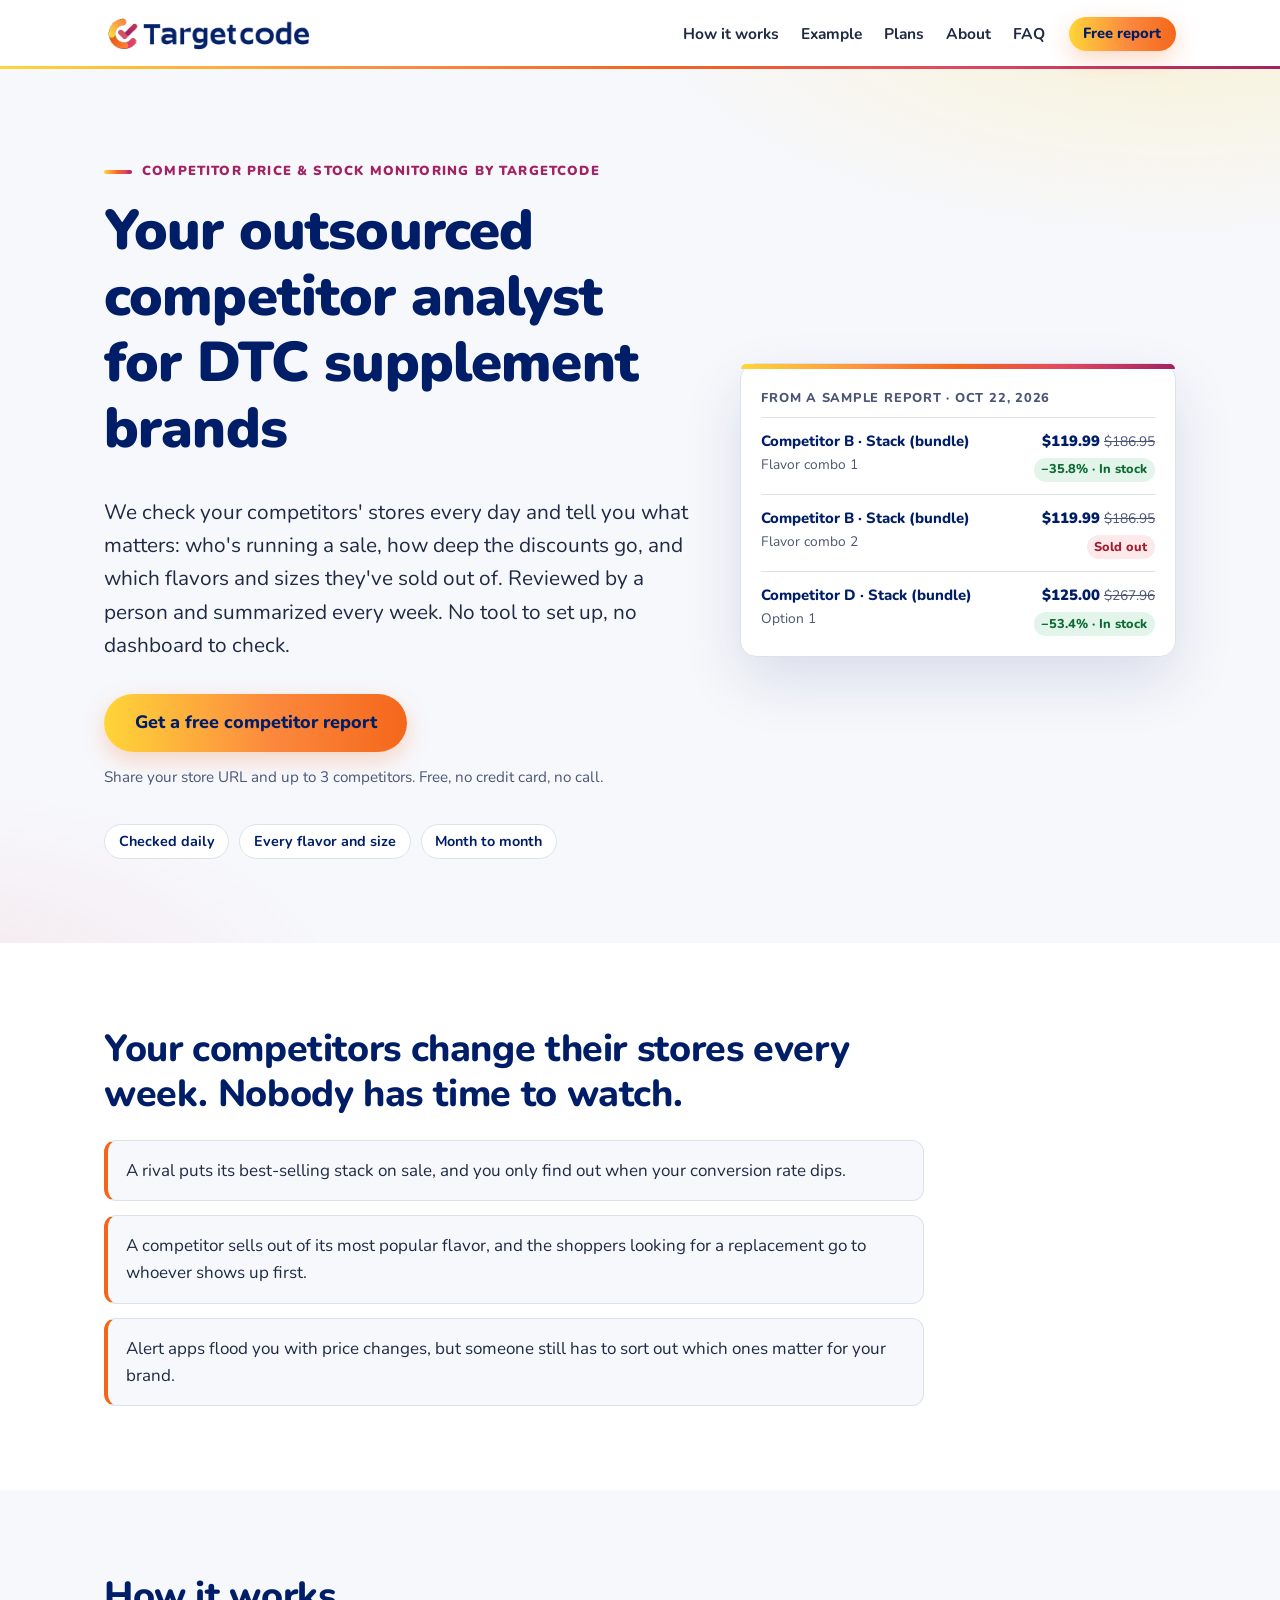
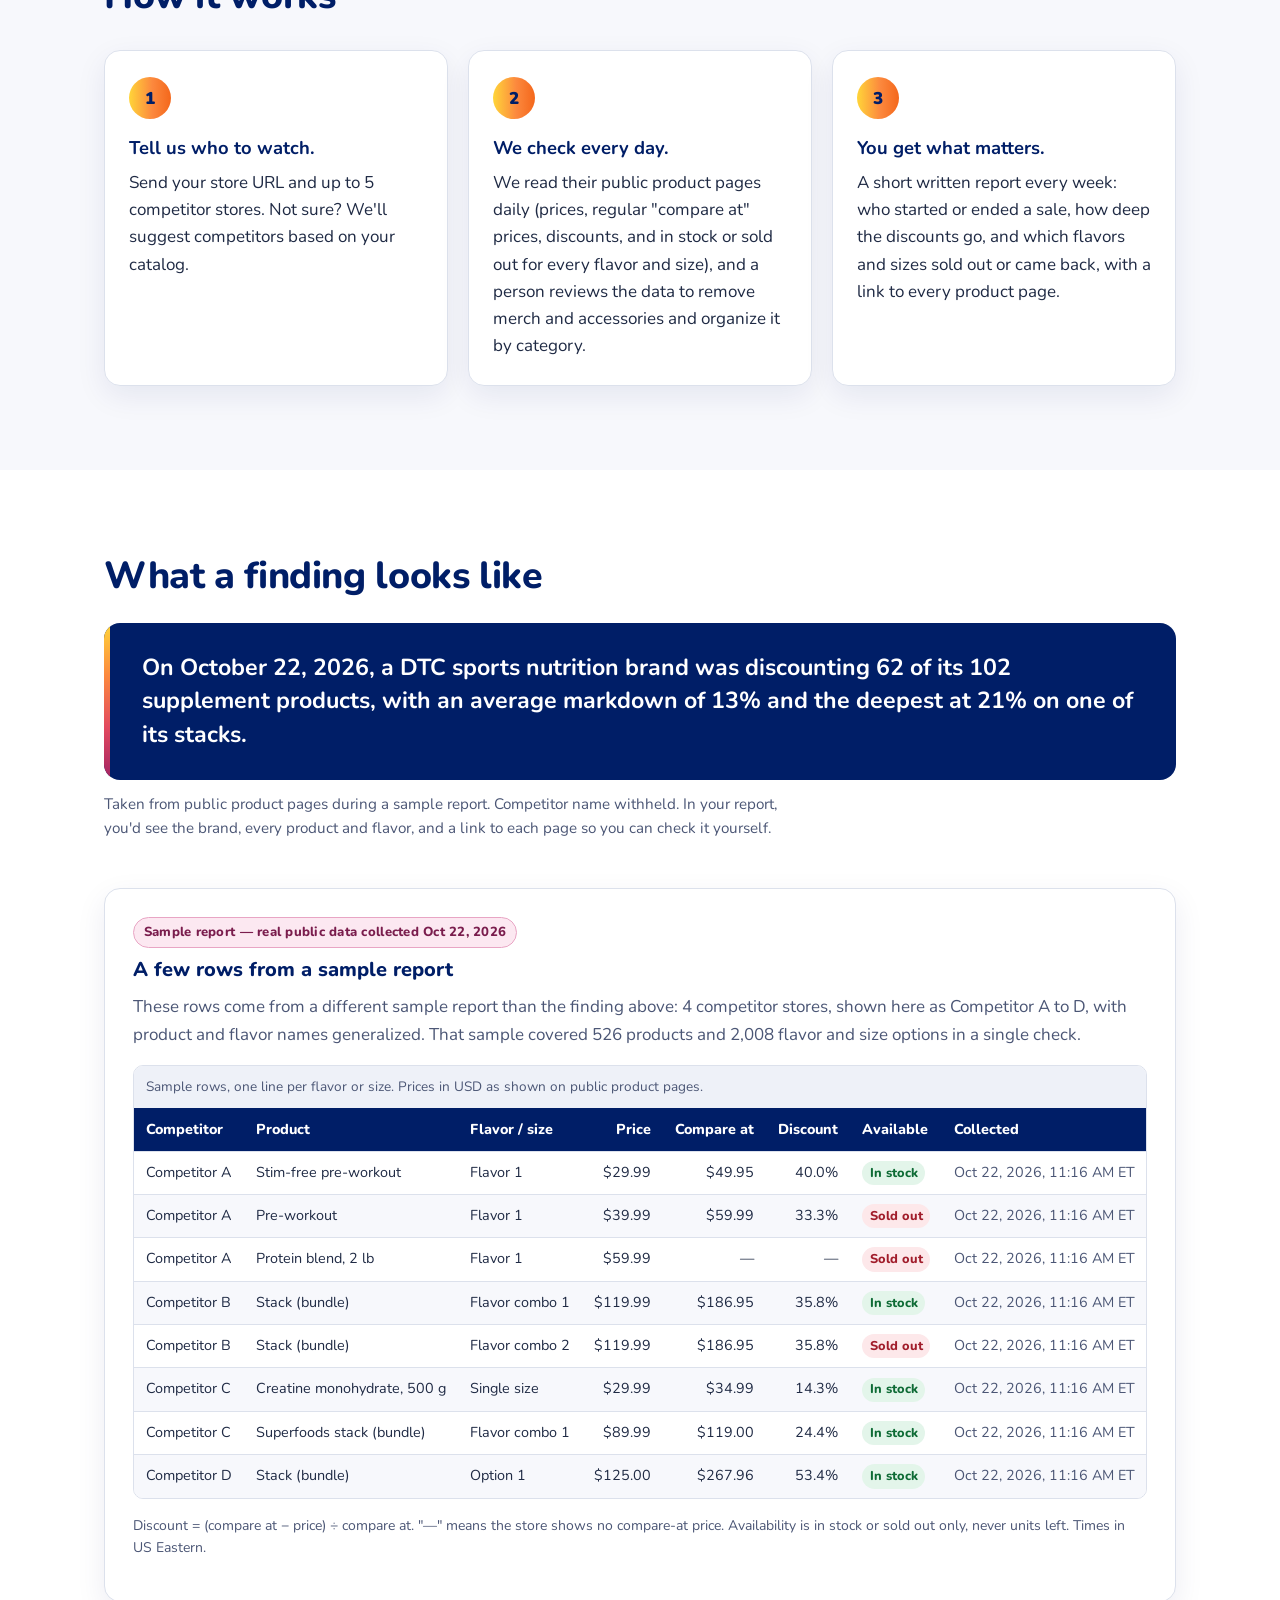
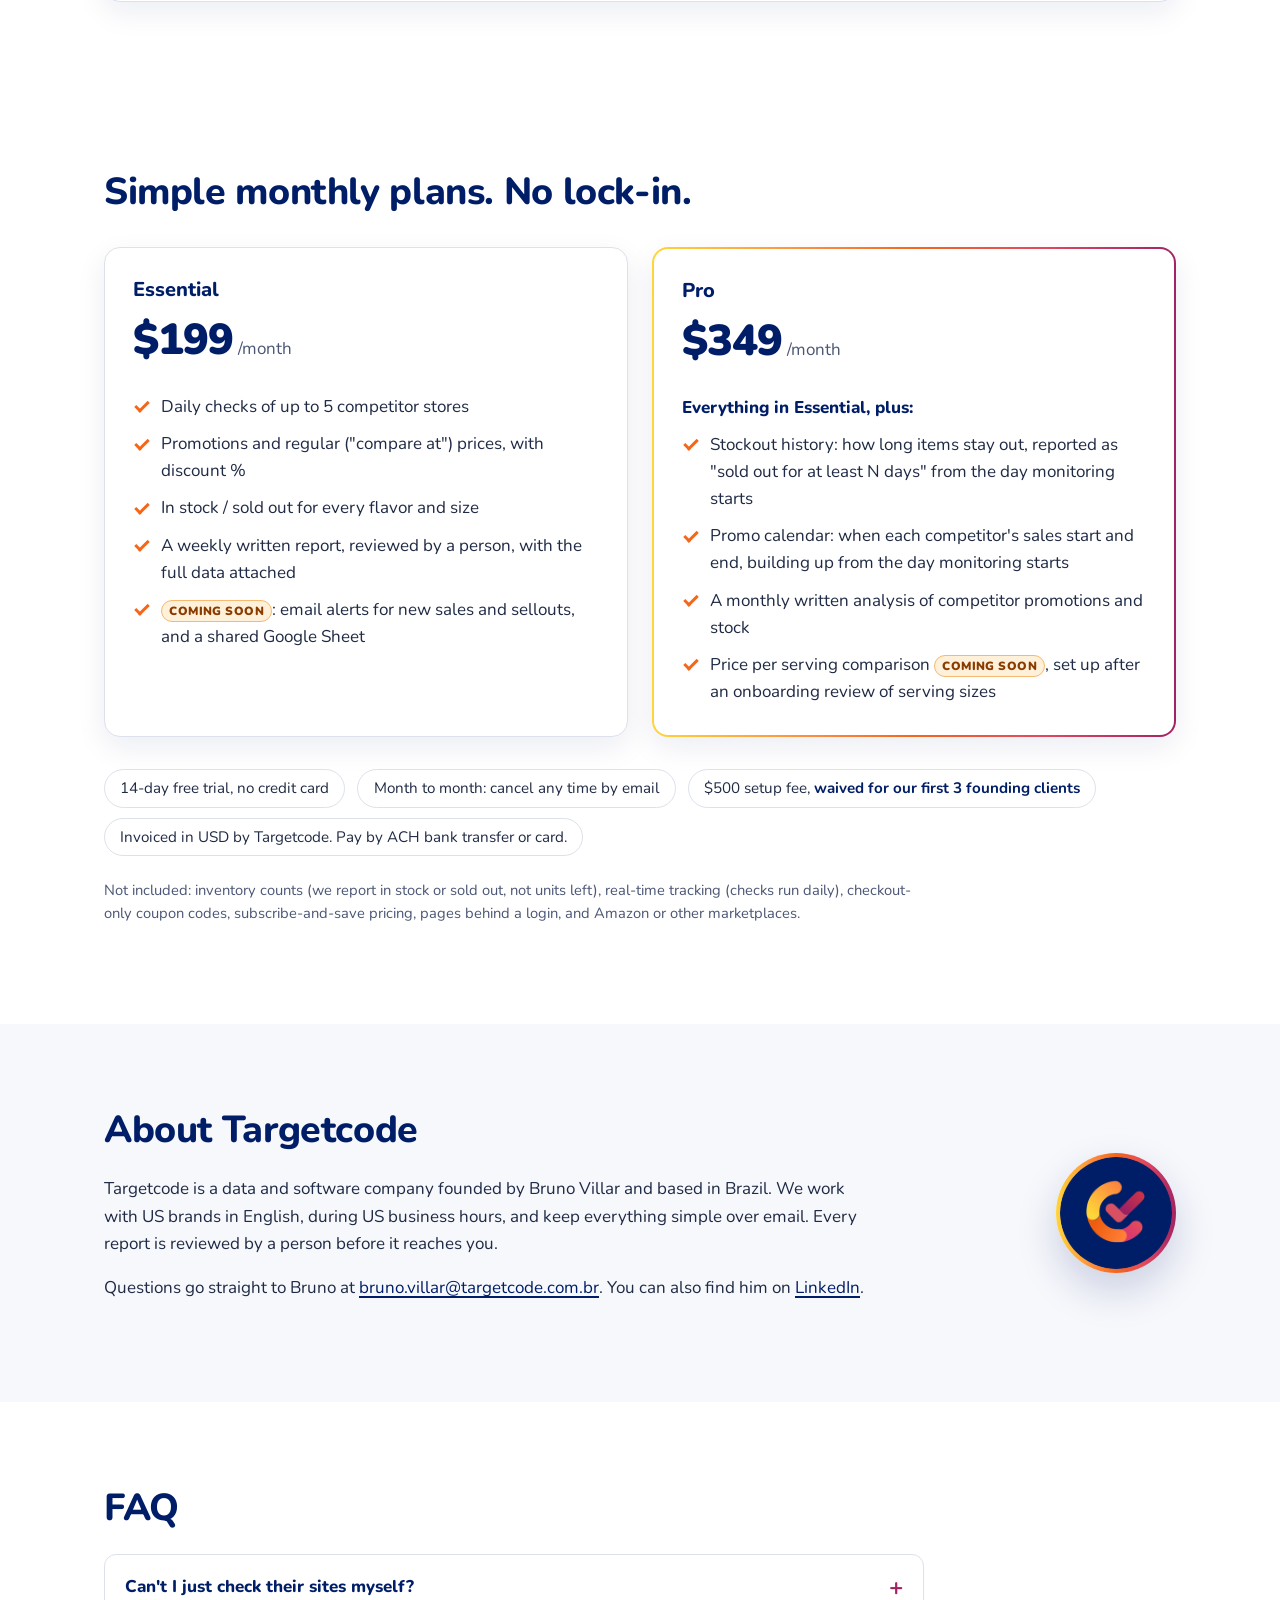
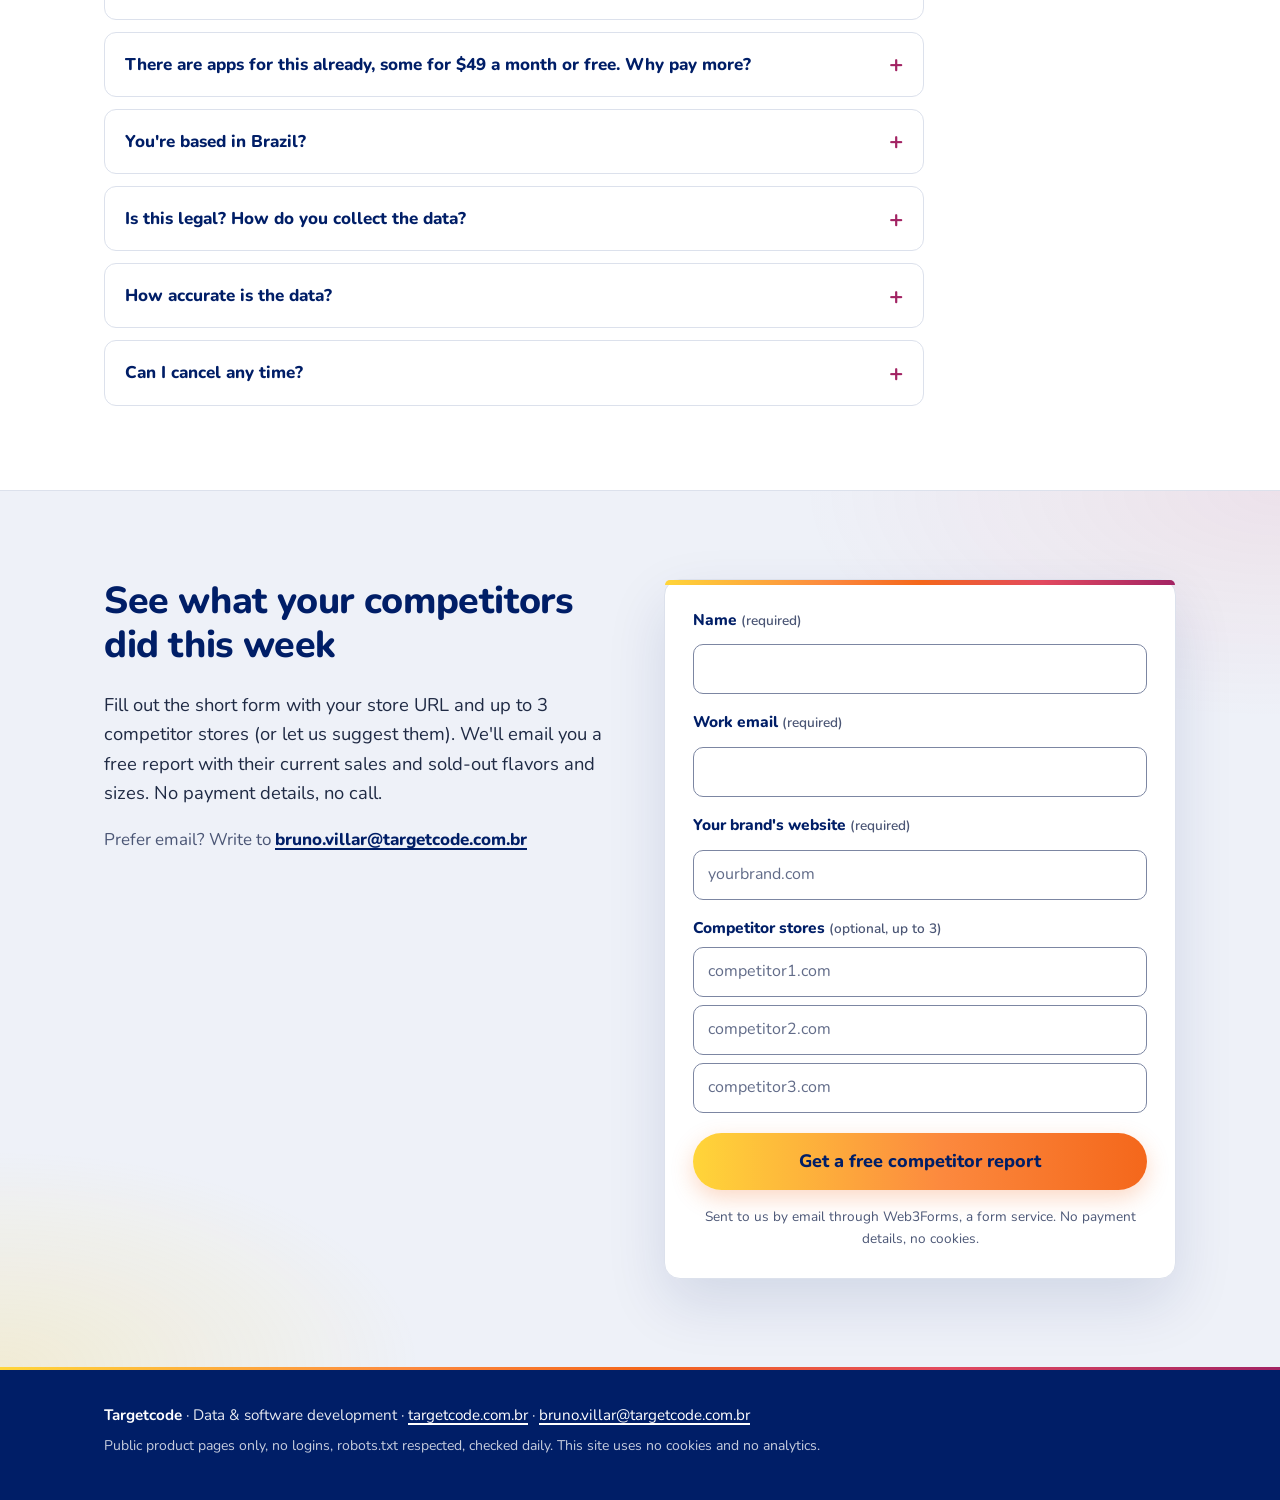
<file: index.html>
<!DOCTYPE html>
<html lang="en">
<head>
<meta charset="utf-8">
<meta name="viewport" content="width=device-width, initial-scale=1">
<!-- =====================================================================
  TEXTOS: toda a copy está neste arquivo, em blocos marcados "COPY: <chave>"
  (as chaves são as de vendas/08-landing-copy.md). Para trocar um texto,
  procure a chave e edite o conteúdo. Placeholders pendentes: procure colchetes duplos.
  E-MAIL DE CONTATO: bruno.villar@targetcode.com.br (fallback mailto do formulário e rodapé).
  FORMULÁRIO: Web3Forms; a chave fica em UM lugar: input name="access_key" (ver README, seção Formulário).
  URL pública (canonical/og): https://bruno-targetcode.github.io/targetcode-monitor-site/ — trocar se o domínio mudar.
====================================================================== -->
<!-- COPY: seo_title / seo_description -->
<title>Competitor Tracking for Supplement Brands | Targetcode</title>
<meta name="description" content="Your outsourced competitor analyst. We check rival supplement stores daily for sales and sold-out flavors, then send you a reviewed weekly summary.">
<link rel="canonical" href="https://bruno-targetcode.github.io/targetcode-monitor-site/">
<meta name="robots" content="index, follow">
<meta name="theme-color" content="#ffffff">
<meta property="og:type" content="website">
<meta property="og:site_name" content="Targetcode">
<meta property="og:title" content="Competitor Tracking for Supplement Brands | Targetcode">
<meta property="og:description" content="Your outsourced competitor analyst. We check rival supplement stores daily for sales and sold-out flavors, then send you a reviewed weekly summary.">
<meta property="og:url" content="https://bruno-targetcode.github.io/targetcode-monitor-site/">
<meta property="og:image" content="https://bruno-targetcode.github.io/targetcode-monitor-site/assets/og-image.png">
<meta property="og:image:width" content="1200">
<meta property="og:image:height" content="630">
<meta property="og:image:alt" content="Competitor Price &amp; Stock Monitoring by Targetcode">
<meta property="og:locale" content="en_US">
<meta name="twitter:card" content="summary_large_image">
<link rel="icon" href="assets/favicon-32.png" type="image/png" sizes="32x32">
<link rel="apple-touch-icon" href="assets/apple-touch-icon.png">
<link rel="preload" href="assets/fonts/nunito-latin-var.woff2" as="font" type="font/woff2" crossorigin>
<link rel="stylesheet" href="styles.css">
<script src="assets/form.js" defer></script>
</head>
<body>
<a class="skip-link" href="#main">Skip to content</a>

<header class="site-header">
  <div class="container header-inner">
    <a class="brand" href="#top">
      <img src="assets/targetcode-wordmark-light.png" alt="Targetcode" width="210" height="40">
    </a>
    <nav aria-label="Main">
      <ul class="nav-list">
        <li><a href="#how-it-works">How it works</a></li>
        <li><a href="#example">Example</a></li>
        <li><a href="#plans">Plans</a></li>
        <li><a href="#about">About</a></li>
        <li><a href="#faq">FAQ</a></li>
      </ul>
    </nav>
    <a class="btn btn-small" href="#get-report">Free report</a>
  </div>
</header>

<main id="main">

  <!-- ============ 1. HERO ============ -->
  <section class="hero" id="top" aria-labelledby="hero-title">
    <div class="container hero-inner">
      <div class="hero-copy">
      <p class="eyebrow">Competitor Price &amp; Stock Monitoring by Targetcode</p>
      <!-- COPY: hero_headline -->
      <h1 id="hero-title">Your outsourced competitor analyst for DTC supplement brands</h1>
      <!-- COPY: hero_subheadline -->
      <p class="lead">We check your competitors' stores every day and tell you what matters: who's running a sale, how deep the discounts go, and which flavors and sizes they've sold out of. Reviewed by a person and summarized every week. No tool to set up, no dashboard to check.</p>
      <div class="hero-cta">
        <!-- COPY: hero_cta (leva ao formulário em #get-report) -->
        <a class="btn btn-primary btn-large" href="#get-report">Get a free competitor report</a>
        <!-- COPY: hero_cta_note -->
        <p class="cta-note">Share your store URL and up to 3 competitors. Free, no credit card, no call.</p>
      </div>
      <ul class="hero-facts">
        <li>Checked daily</li>
        <li>Every flavor and size</li>
        <li>Month to month</li>
      </ul>
      </div>
      <!-- Cartão do hero: 2 linhas reais da tabela de exemplo (Competitor B, coleta 22/10/2026). -->
      <figure class="hero-card">
        <figcaption>From a sample report · Oct 22, 2026</figcaption>
        <div class="hc-row">
          <div><span class="hc-label">Competitor B · Stack (bundle)</span><span class="hc-sub">Flavor combo 1</span></div>
          <div class="hc-right"><span class="hc-price">$119.99</span> <s>$186.95</s><span class="stock in">−35.8% · In stock</span></div>
        </div>
        <div class="hc-row">
          <div><span class="hc-label">Competitor B · Stack (bundle)</span><span class="hc-sub">Flavor combo 2</span></div>
          <div class="hc-right"><span class="hc-price">$119.99</span> <s>$186.95</s><span class="stock out">Sold out</span></div>
        </div>
        <div class="hc-row">
          <div><span class="hc-label">Competitor D · Stack (bundle)</span><span class="hc-sub">Option 1</span></div>
          <div class="hc-right"><span class="hc-price">$125.00</span> <s>$267.96</s><span class="stock in">−53.4% · In stock</span></div>
        </div>
      </figure>
    </div>
  </section>

  <!-- ============ 2. PROBLEM ============ -->
  <section class="section" id="problem" aria-labelledby="problem-title">
    <div class="container narrow">
      <!-- COPY: problem_title -->
      <h2 id="problem-title">Your competitors change their stores every week. Nobody has time to watch.</h2>
      <!-- COPY: problem_bullets -->
      <ul class="problem-list">
        <li>A rival puts its best-selling stack on sale, and you only find out when your conversion rate dips.</li>
        <li>A competitor sells out of its most popular flavor, and the shoppers looking for a replacement go to whoever shows up first.</li>
        <li>Alert apps flood you with price changes, but someone still has to sort out which ones matter for your brand.</li>
      </ul>
    </div>
  </section>

  <!-- ============ 3. HOW IT WORKS ============ -->
  <section class="section section-alt" id="how-it-works" aria-labelledby="how-title">
    <div class="container">
      <!-- COPY: how_title -->
      <h2 id="how-title">How it works</h2>
      <ol class="steps">
        <!-- COPY: how_step_1 -->
        <li class="step">
          <span class="step-num" aria-hidden="true">1</span>
          <p><strong>Tell us who to watch.</strong> Send your store URL and up to 5 competitor stores. Not sure? We'll suggest competitors based on your catalog.</p>
        </li>
        <!-- COPY: how_step_2 -->
        <li class="step">
          <span class="step-num" aria-hidden="true">2</span>
          <p><strong>We check every day.</strong> We read their public product pages daily (prices, regular "compare at" prices, discounts, and in stock or sold out for every flavor and size), and a person reviews the data to remove merch and accessories and organize it by category.</p>
        </li>
        <!-- COPY: how_step_3 -->
        <li class="step">
          <span class="step-num" aria-hidden="true">3</span>
          <p><strong>You get what matters.</strong> A short written report every week: who started or ended a sale, how deep the discounts go, and which flavors and sizes sold out or came back, with a link to every product page.</p>
        </li>
      </ol>
    </div>
  </section>

  <!-- ============ 4. EXAMPLE ============ -->
  <section class="section" id="example" aria-labelledby="example-title">
    <div class="container">
      <!-- COPY: example_title -->
      <h2 id="example-title">What a finding looks like</h2>
      <!-- COPY: example_body (achado real, coleta 22/10/2026, concorrente anonimizado) -->
      <figure class="finding">
        <blockquote>
          <p>On October 22, 2026, a DTC sports nutrition brand was discounting 62 of its 102 supplement products, with an average markdown of 13% and the deepest at 21% on one of its stacks.</p>
        </blockquote>
        <figcaption>Taken from public product pages during a sample report. Competitor name withheld. In your report, you'd see the brand, every product and flavor, and a link to each page so you can check it yourself.</figcaption>
      </figure>

      <!-- Tabela: linhas reais de OUTRO relatório de amostra (coleta 22/10/2026), concorrentes anonimizados A–D.
           Exclusões e origem dos dados: ver README. Não inventar números. -->
      <div class="sample">
        <div class="sample-head">
          <p class="badge">Sample report — real public data collected Oct 22, 2026</p>
          <h3>A few rows from a sample report</h3>
          <p class="muted">These rows come from a different sample report than the finding above: 4 competitor stores, shown here as Competitor A to D, with product and flavor names generalized. That sample covered 526 products and 2,008 flavor and size options in a single check.</p>
        </div>
        <section class="table-wrap" aria-labelledby="sample-caption" tabindex="0">
          <table class="sample-table">
            <caption id="sample-caption">Sample rows, one line per flavor or size. Prices in USD as shown on public product pages.</caption>
            <thead>
              <tr>
                <th scope="col">Competitor</th>
                <th scope="col">Product</th>
                <th scope="col">Flavor / size</th>
                <th scope="col" class="num">Price</th>
                <th scope="col" class="num">Compare at</th>
                <th scope="col" class="num">Discount</th>
                <th scope="col">Available</th>
                <th scope="col">Collected</th>
              </tr>
            </thead>
            <tbody>
              <tr><td data-label="Competitor">Competitor A</td><td data-label="Product">Stim-free pre-workout</td><td data-label="Flavor / size">Flavor 1</td><td data-label="Price" class="num">$29.99</td><td data-label="Compare at" class="num">$49.95</td><td data-label="Discount" class="num">40.0%</td><td data-label="Available"><span class="stock in">In stock</span></td><td data-label="Collected">Oct 22, 2026, 11:16 AM ET</td></tr>
              <tr><td data-label="Competitor">Competitor A</td><td data-label="Product">Pre-workout</td><td data-label="Flavor / size">Flavor 1</td><td data-label="Price" class="num">$39.99</td><td data-label="Compare at" class="num">$59.99</td><td data-label="Discount" class="num">33.3%</td><td data-label="Available"><span class="stock out">Sold out</span></td><td data-label="Collected">Oct 22, 2026, 11:16 AM ET</td></tr>
              <tr><td data-label="Competitor">Competitor A</td><td data-label="Product">Protein blend, 2 lb</td><td data-label="Flavor / size">Flavor 1</td><td data-label="Price" class="num">$59.99</td><td data-label="Compare at" class="num">—</td><td data-label="Discount" class="num">—</td><td data-label="Available"><span class="stock out">Sold out</span></td><td data-label="Collected">Oct 22, 2026, 11:16 AM ET</td></tr>
              <tr><td data-label="Competitor">Competitor B</td><td data-label="Product">Stack (bundle)</td><td data-label="Flavor / size">Flavor combo 1</td><td data-label="Price" class="num">$119.99</td><td data-label="Compare at" class="num">$186.95</td><td data-label="Discount" class="num">35.8%</td><td data-label="Available"><span class="stock in">In stock</span></td><td data-label="Collected">Oct 22, 2026, 11:16 AM ET</td></tr>
              <tr><td data-label="Competitor">Competitor B</td><td data-label="Product">Stack (bundle)</td><td data-label="Flavor / size">Flavor combo 2</td><td data-label="Price" class="num">$119.99</td><td data-label="Compare at" class="num">$186.95</td><td data-label="Discount" class="num">35.8%</td><td data-label="Available"><span class="stock out">Sold out</span></td><td data-label="Collected">Oct 22, 2026, 11:16 AM ET</td></tr>
              <tr><td data-label="Competitor">Competitor C</td><td data-label="Product">Creatine monohydrate, 500 g</td><td data-label="Flavor / size">Single size</td><td data-label="Price" class="num">$29.99</td><td data-label="Compare at" class="num">$34.99</td><td data-label="Discount" class="num">14.3%</td><td data-label="Available"><span class="stock in">In stock</span></td><td data-label="Collected">Oct 22, 2026, 11:16 AM ET</td></tr>
              <tr><td data-label="Competitor">Competitor C</td><td data-label="Product">Superfoods stack (bundle)</td><td data-label="Flavor / size">Flavor combo 1</td><td data-label="Price" class="num">$89.99</td><td data-label="Compare at" class="num">$119.00</td><td data-label="Discount" class="num">24.4%</td><td data-label="Available"><span class="stock in">In stock</span></td><td data-label="Collected">Oct 22, 2026, 11:16 AM ET</td></tr>
              <tr><td data-label="Competitor">Competitor D</td><td data-label="Product">Stack (bundle)</td><td data-label="Flavor / size">Option 1</td><td data-label="Price" class="num">$125.00</td><td data-label="Compare at" class="num">$267.96</td><td data-label="Discount" class="num">53.4%</td><td data-label="Available"><span class="stock in">In stock</span></td><td data-label="Collected">Oct 22, 2026, 11:16 AM ET</td></tr>
            </tbody>
          </table>
        </section>
        <p class="muted small">Discount = (compare at − price) ÷ compare at. "—" means the store shows no compare-at price. Availability is in stock or sold out only, never units left. Times in US Eastern.</p>
      </div>
    </div>
  </section>

  <!-- ============ 5. PLANS ============ -->
  <section class="section" id="plans" aria-labelledby="plans-title">
    <div class="container">
      <!-- COPY: plans_title -->
      <h2 id="plans-title">Simple monthly plans. No lock-in.</h2>
      <div class="plans">
        <!-- COPY: plan_essential -->
        <article class="plan" aria-labelledby="plan-essential">
          <h3 id="plan-essential">Essential</h3>
          <p class="price"><span class="amount">$199</span><span class="per">/month</span></p>
          <ul class="checks">
            <li>Daily checks of up to 5 competitor stores</li>
            <li>Promotions and regular ("compare at") prices, with discount %</li>
            <li>In stock / sold out for every flavor and size</li>
            <li>A weekly written report, reviewed by a person, with the full data attached</li>
            <li><span class="soon">Coming soon</span>: email alerts for new sales and sellouts, and a shared Google Sheet</li>
          </ul>
        </article>
        <!-- COPY: plan_pro -->
        <article class="plan plan-pro" aria-labelledby="plan-pro">
          <h3 id="plan-pro">Pro</h3>
          <p class="price"><span class="amount">$349</span><span class="per">/month</span></p>
          <p class="plan-intro">Everything in Essential, plus:</p>
          <ul class="checks">
            <li>Stockout history: how long items stay out, reported as "sold out for at least N days" from the day monitoring starts</li>
            <li>Promo calendar: when each competitor's sales start and end, building up from the day monitoring starts</li>
            <li>A monthly written analysis of competitor promotions and stock</li>
            <li>Price per serving comparison <span class="soon">coming soon</span>, set up after an onboarding review of serving sizes</li>
          </ul>
        </article>
      </div>
      <!-- COPY: plans_terms -->
      <ul class="terms">
        <li>14-day free trial, no credit card</li>
        <li>Month to month: cancel any time by email</li>
        <li>$500 setup fee, <strong>waived for our first 3 founding clients</strong></li>
        <li>Invoiced in USD by Targetcode. Pay by ACH bank transfer or card.</li>
      </ul>
      <!-- COPY: plans_not_included -->
      <p class="not-included">Not included: inventory counts (we report in stock or sold out, not units left), real-time tracking (checks run daily), checkout-only coupon codes, subscribe-and-save pricing, pages behind a login, and Amazon or other marketplaces.</p>
    </div>
  </section>

  <!-- ============ ABOUT ============ -->
  <section class="section section-alt" id="about" aria-labelledby="about-title">
    <div class="container about">
      <div>
        <h2 id="about-title">About Targetcode</h2>
        <!-- COPY: about_founder (08, seção About) -->
        <p>Targetcode is a data and software company founded by Bruno Villar and based in Brazil. We work with US brands in English, during US business hours, and keep everything simple over email. Every report is reviewed by a person before it reaches you.</p>
        <p>Questions go straight to Bruno at <a href="mailto:bruno.villar@targetcode.com.br">bruno.villar@targetcode.com.br</a>. You can also find him on <a href="https://www.linkedin.com/in/bruno-villar-6015601b8" rel="noopener">LinkedIn</a>.</p>
      </div>
      <img class="about-logo" src="assets/logo-icon-240.png" alt="" width="120" height="120">
    </div>
  </section>

  <!-- ============ 6. FAQ ============ -->
  <section class="section" id="faq" aria-labelledby="faq-title">
    <div class="container narrow">
      <h2 id="faq-title">FAQ</h2>
      <div class="faq">
        <!-- COPY: faq_1 -->
        <details>
          <summary>Can't I just check their sites myself?</summary>
          <p>For one or two competitors, you can. It gets hard with 5 brands and hundreds of products across flavors and sizes, because the moves that matter (a stack going 30% off, a popular flavor selling out) are easy to miss on any given day. The free report is a quick way to see what you'd have missed.</p>
        </details>
        <!-- COPY: faq_2 -->
        <details>
          <summary>There are apps for this already, some for $49 a month or free. Why pay more?</summary>
          <p>Self-serve tools like Prisync, or free Shopify apps like Snoopie, are good at sending price-change alerts. If someone on your team has time to run one, they may be all you need. You still decide which products matter, match them to yours, and figure out what it means. We do that work for you: a person reviews the data, and you get a written summary instead of a stream of alerts.</p>
        </details>
        <!-- COPY: faq_3 -->
        <details>
          <summary>You're based in Brazil?</summary>
          <p>Yes. Targetcode is a data and software development company based in Brazil, and this is one of the data services we run. You get invoices from a registered company in USD and can pay by ACH or card. Our hours overlap almost fully with US Eastern time, and everything runs by email.</p>
        </details>
        <!-- COPY: faq_4 -->
        <details>
          <summary>Is this legal? How do you collect the data?</summary>
          <p>We read only public product pages, the same ones any shopper sees, without logging in, at a slow rate, following each site's robots.txt. We collect facts like price and whether a flavor is in stock; we don't copy descriptions, photos or label content. We're not lawyers, so if your team has a policy on this, we'll follow it.</p>
        </details>
        <!-- COPY: faq_5 -->
        <details>
          <summary>How accurate is the data?</summary>
          <p>Prices and stock status come straight from each competitor's public product data, as a shopper would see them at the time of the daily check. We report in stock or sold out, not units left, and checkout-only coupons and subscribe-and-save prices aren't visible. If a check fails, the gap is marked as missing. We never fill it in.</p>
        </details>
        <!-- COPY: faq_6 -->
        <details>
          <summary>Can I cancel any time?</summary>
          <p>Yes. Plans are month to month, and you can cancel by email. The trial is free with no card, and if your first paid month isn't useful, we refund it. The data you've received stays yours.</p>
        </details>
      </div>
    </div>
  </section>

  <!-- ============ 7. FINAL CTA + FORM ============ -->
  <section class="final-cta" id="get-report" aria-labelledby="final-title">
    <div class="container final-grid">
      <div class="final-copy">
        <!-- COPY: final_cta_title -->
        <h2 id="final-title">See what your competitors did this week</h2>
        <!-- COPY: final_cta_body -->
        <p class="lead">Fill out the short form with your store URL and up to 3 competitor stores (or let us suggest them). We'll email you a free report with their current sales and sold-out flavors and sizes. No payment details, no call.</p>
        <!-- Fallback mailto (sempre visível; funciona sem a chave do Web3Forms) -->
        <p class="fallback">Prefer email? Write to <a id="mailto-fallback" href="mailto:bruno.villar@targetcode.com.br?subject=Free%20competitor%20report&amp;body=Name%3A%20%0D%0ABrand%20website%3A%20%0D%0ACompetitors%20(optional%2C%20up%20to%203%3B%20or%20let%20us%20suggest%20them)%3A%0D%0A1.%20%0D%0A2.%20%0D%0A3.%20">bruno.villar@targetcode.com.br</a></p>
      </div>
      <!-- FORMULÁRIO Web3Forms (sem backend). Trocar o valor de access_key pela chave real (único lugar).
           Enquanto a chave não existir, assets/form.js abre o e-mail (mailto) com os dados digitados. -->
      <form class="report-form" id="report-form" action="https://api.web3forms.com/submit" method="POST" accept-charset="UTF-8">
        <input type="hidden" name="access_key" value="72a53319-4113-4da2-a4de-50fcff051093">
        <input type="hidden" name="subject" value="Free competitor report request (landing page)">
        <input type="hidden" name="from_name" value="Targetcode landing page">
        <input type="hidden" name="redirect" value="https://bruno-targetcode.github.io/targetcode-monitor-site/thanks.html">
        <!-- honeypot anti-spam do Web3Forms: humanos não veem; bots marcam -->
        <input type="checkbox" name="botcheck" class="hp">
        <div class="field">
          <label for="f-name">Name <span class="req">(required)</span></label>
          <input id="f-name" name="name" type="text" autocomplete="name" required maxlength="120">
        </div>
        <div class="field">
          <label for="f-email">Work email <span class="req">(required)</span></label>
          <input id="f-email" name="email" type="email" autocomplete="email" required maxlength="160">
        </div>
        <div class="field">
          <label for="f-site">Your brand's website <span class="req">(required)</span></label>
          <input id="f-site" name="brand_website" type="text" inputmode="url" placeholder="yourbrand.com" required maxlength="200">
        </div>
        <fieldset class="field">
          <legend>Competitor stores <span class="opt">(optional, up to 3)</span></legend>
          <label class="sr-only" for="f-c1">Competitor 1</label>
          <input id="f-c1" name="competitor_1" type="text" inputmode="url" placeholder="competitor1.com" maxlength="200">
          <label class="sr-only" for="f-c2">Competitor 2</label>
          <input id="f-c2" name="competitor_2" type="text" inputmode="url" placeholder="competitor2.com" maxlength="200">
          <label class="sr-only" for="f-c3">Competitor 3</label>
          <input id="f-c3" name="competitor_3" type="text" inputmode="url" placeholder="competitor3.com" maxlength="200">
        </fieldset>
        <!-- COPY: final_cta_button -->
        <button class="btn btn-primary btn-large" type="submit">Get a free competitor report</button>
        <p class="form-note">Sent to us by email through Web3Forms, a form service. No payment details, no cookies.</p>
      </form>
    </div>
  </section>
</main>

<!-- ============ 8. FOOTER ============ -->
<!-- COPY: footer -->
<footer class="site-footer">
  <div class="container footer-inner">
    <p><strong>Targetcode</strong> · Data &amp; software development · <a href="https://targetcode.com.br">targetcode.com.br</a> · <a href="mailto:bruno.villar@targetcode.com.br">bruno.villar@targetcode.com.br</a></p>
    <p class="muted small">Public product pages only, no logins, robots.txt respected, checked daily. This site uses no cookies and no analytics.</p>
  </div>
</footer>
</body>
</html>
</file>
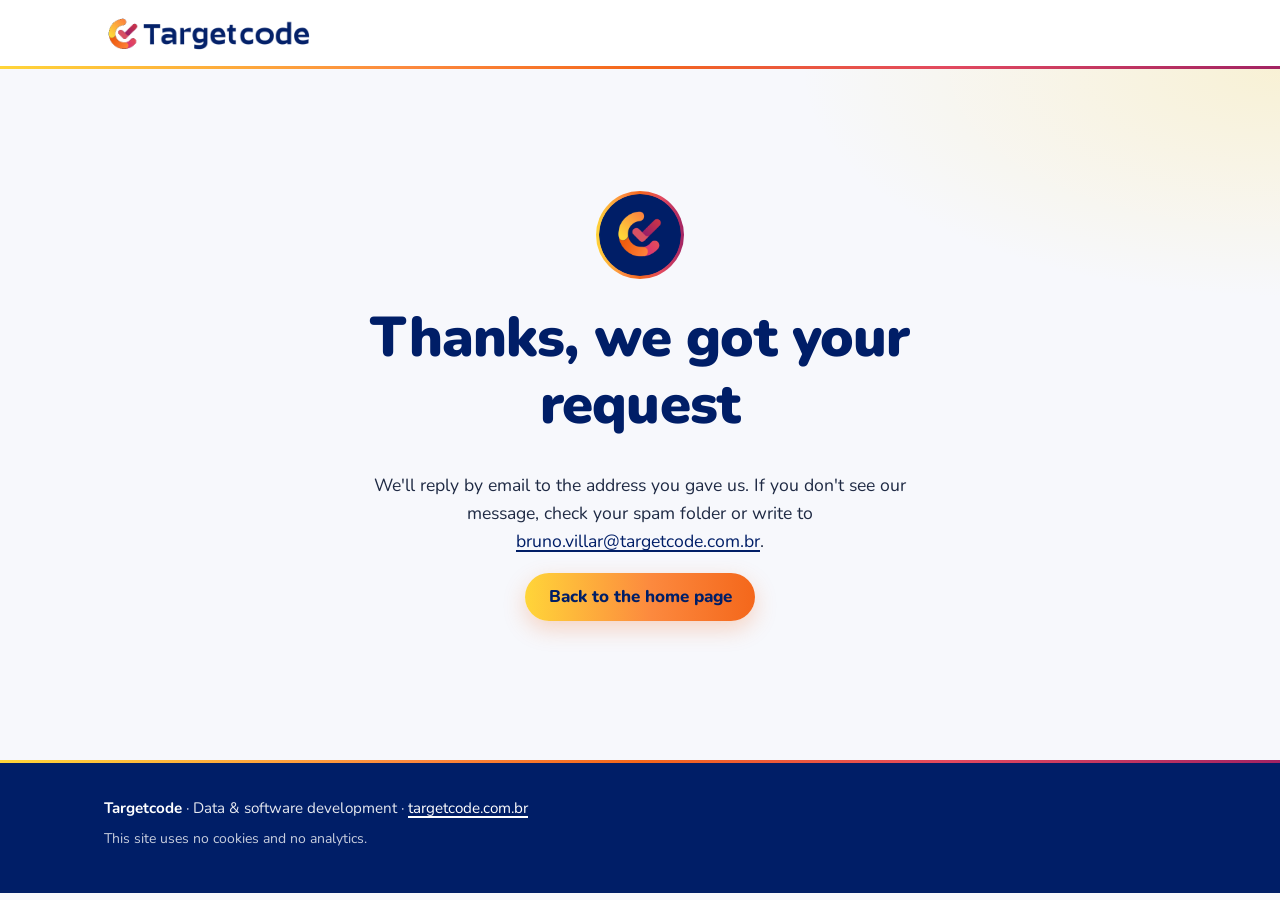
<file: thanks.html>
<!DOCTYPE html>
<html lang="en">
<head>
<meta charset="utf-8">
<meta name="viewport" content="width=device-width, initial-scale=1">
<title>Thanks, request received | Targetcode</title>
<meta name="robots" content="noindex">
<meta name="theme-color" content="#ffffff">
<link rel="icon" href="assets/favicon-32.png" type="image/png" sizes="32x32">
<link rel="apple-touch-icon" href="assets/apple-touch-icon.png">
<link rel="stylesheet" href="styles.css">
</head>
<body>
<header class="site-header">
  <div class="container header-inner">
    <a class="brand" href="index.html"><img src="assets/targetcode-wordmark-light.png" alt="Targetcode" width="210" height="40"></a>
  </div>
</header>
<main id="main" class="thanks">
  <div class="container thanks-card">
    <img src="assets/logo-icon-240.png" alt="" width="88" height="88">
    <h1>Thanks, we got your request</h1>
    <p class="lead">We'll reply by email to the address you gave us. If you don't see our message, check your spam folder or write to <a href="mailto:bruno.villar@targetcode.com.br">bruno.villar@targetcode.com.br</a>.</p>
    <p><a class="btn btn-primary" href="index.html">Back to the home page</a></p>
  </div>
</main>
<footer class="site-footer">
  <div class="container">
    <p><strong>Targetcode</strong> · Data &amp; software development · <a href="https://targetcode.com.br">targetcode.com.br</a></p>
    <p class="muted small">This site uses no cookies and no analytics.</p>
  </div>
</footer>
</body>
</html>
</file>
<file: styles.css>
/* Targetcode · Competitor Price & Stock Monitoring — CSS puro, TEMA CLARO.
   Marca (medida em assets/targetcode-logo-icon.png):
   azul-marinho #001E67; degradê #FFD539 → #FC893E → #F4671B → #E2495F → #A22363.
   O degradê completo só aparece em elementos sem texto (barras, bordas, ícones). Nos botões, o texto azul-marinho
   fica sobre a parte amarelo → laranja (#FFD539 → #FC893E → #F4671B), onde o contraste passa de 4.9:1 (ver README).
   Fonte: Nunito (SIL OFL 1.1), auto-hospedada em assets/fonts/.. */
@font-face {
  font-family: "Nunito";
  src: url("assets/fonts/nunito-latin-var.woff2") format("woff2");
  font-weight: 200 1000;
  font-style: normal;
  font-display: swap;
}
:root {
  --navy: #001e67;
  --navy-deep: #00144a;
  --bg: #f7f8fc;
  --white: #ffffff;
  --soft: #eef1f8;
  --text: #1f2a44;
  --muted: #4b5675;
  --line: #dce1ec;
  --field: #7c86a2;
  --magenta: #a22363;
  --orange-2: #f4671b;
  --grad: linear-gradient(90deg, #ffd539 0%, #fc893e 32%, #f4671b 50%, #e2495f 74%, #a22363 100%);
  --grad-btn: linear-gradient(90deg, #ffd539 0%, #fc893e 55%, #f4671b 100%);
  --green: #0e6b35;
  --green-bg: #e3f5ea;
  --red: #a11d2b;
  --red-bg: #fde8ea;
  --radius: 16px;
  --max: 1120px;
  --shadow: 0 10px 30px rgba(0, 30, 103, .08);
  --font: "Nunito", ui-rounded, "SF Pro Rounded", "Hiragino Maru Gothic ProN", system-ui, -apple-system, "Segoe UI", Roboto, Arial, sans-serif;
}
*, *::before, *::after { box-sizing: border-box; }
html { scroll-behavior: smooth; -webkit-text-size-adjust: 100%; background: var(--bg); }
@media (prefers-reduced-motion: reduce) { html { scroll-behavior: auto; } * { transition: none !important; } }
body { margin: 0; font-family: var(--font); color: var(--text); background: var(--bg); font-size: 1.0625rem; line-height: 1.6; }
img { max-width: 100%; height: auto; }
a { color: var(--navy); text-underline-offset: 3px; text-decoration-thickness: 1.5px; }
a:hover { color: var(--magenta); }
:focus-visible { outline: 3px solid var(--magenta); outline-offset: 2px; border-radius: 6px; }
h1, h2, h3 { line-height: 1.18; color: var(--navy); margin: 0 0 .6em; font-weight: 800; }
h1 { font-size: clamp(2.1rem, 4.5vw + .5rem, 3.5rem); letter-spacing: -.015em; font-weight: 900; }
h2 { font-size: clamp(1.65rem, 2.2vw + .8rem, 2.35rem); letter-spacing: -.01em; }
h3 { font-size: 1.25rem; }
p { margin: 0 0 1em; }
strong { color: var(--navy); }

.container { max-width: var(--max); margin: 0 auto; padding: 0 24px; }
.narrow > * { max-width: 820px; }
.center > * { margin-left: auto; margin-right: auto; }
.center { text-align: center; }
.muted { color: var(--muted); }
.small { font-size: .875rem; }
.sr-only { position: absolute; width: 1px; height: 1px; overflow: hidden; clip: rect(0 0 0 0); white-space: nowrap; }

.skip-link { position: absolute; left: -9999px; top: 8px; background: var(--navy); color: var(--white); padding: 8px 14px; border-radius: 8px; z-index: 100; font-weight: 800; }
.skip-link:focus { left: 8px; color: var(--white); }

/* Header (branco, linha do degradê embaixo) */
.site-header { position: sticky; top: 0; z-index: 50; background: rgba(255, 255, 255, .97); border-bottom: 1px solid var(--line); }
.site-header::after { content: ""; position: absolute; left: 0; right: 0; bottom: -1px; height: 3px; background: var(--grad); }
.header-inner { display: flex; align-items: center; gap: 24px; min-height: 68px; }
.brand { display: inline-flex; align-items: center; line-height: 0; }
.brand img { display: block; width: 210px; height: 40px; }
.nav-list { display: flex; gap: 22px; list-style: none; margin: 0; padding: 0; }
.nav-list a { color: var(--text); text-decoration: none; font-size: .97rem; font-weight: 700; }
.nav-list a:hover { color: var(--navy); text-decoration: underline; text-decoration-color: var(--orange-2); }
.site-header nav { margin-left: auto; }

/* Botões: texto azul-marinho sobre amarelo → laranja */
.btn { display: inline-block; text-decoration: none; font-family: inherit; font-weight: 800; border: 0; border-radius: 999px; padding: .8em 1.4em; line-height: 1.2; cursor: pointer; transition: transform .15s ease, box-shadow .15s ease, filter .15s ease; text-align: center; }
.btn:hover { transform: translateY(-1px); }
.btn-primary, .btn-small { background: var(--grad-btn); color: var(--navy); box-shadow: 0 8px 22px rgba(244, 103, 27, .25); }
.btn-primary:hover, .btn-small:hover { color: var(--navy); filter: saturate(1.1); box-shadow: 0 10px 28px rgba(226, 73, 95, .3); }
.btn-light { background: var(--white); color: var(--navy); }
.btn-small { padding: .55em 1em; font-size: .92rem; white-space: nowrap; }
.btn-large { font-size: 1.125rem; padding: 1em 1.7em; }

/* Hero */
.hero { background: radial-gradient(900px 420px at 92% -10%, rgba(255, 213, 57, .22), transparent 62%), radial-gradient(700px 400px at -5% 110%, rgba(226, 73, 95, .10), transparent 60%), var(--bg); padding: 92px 0 84px; }
.hero-inner { display: grid; grid-template-columns: minmax(0, 1.35fr) minmax(0, 1fr); gap: 48px; align-items: center; }
.hero h1 { max-width: 18ch; }
.hero-card { margin: 0; background: var(--white); border: 1px solid var(--line); border-radius: var(--radius); padding: 18px 20px 8px; box-shadow: 0 24px 60px rgba(0, 30, 103, .12); position: relative; }
.hero-card::before { content: ""; position: absolute; inset: 0 0 auto 0; height: 5px; border-radius: var(--radius) var(--radius) 0 0; background: var(--grad); }
.hero-card figcaption { font-size: .8rem; font-weight: 800; text-transform: uppercase; letter-spacing: .06em; color: var(--muted); margin: 6px 0 8px; }
.hc-row { display: flex; justify-content: space-between; gap: 12px; padding: 12px 0; border-top: 1px solid var(--line); font-size: .93rem; }
.hc-label { display: block; font-weight: 800; color: var(--navy); }
.hc-sub { display: block; color: var(--muted); font-size: .86rem; }
.hc-right { text-align: right; white-space: nowrap; }
.hc-right s { color: var(--muted); font-size: .86rem; }
.hc-price { font-weight: 900; color: var(--navy); }
.hc-right .stock { display: block; width: fit-content; margin: 4px 0 0 auto; }
.hero .lead { font-size: clamp(1.1rem, .6vw + 1rem, 1.3rem); color: var(--text); max-width: 62ch; }
.eyebrow { text-transform: uppercase; letter-spacing: .09em; font-size: .82rem; font-weight: 900; margin-bottom: 1rem; color: var(--magenta); display: flex; align-items: center; gap: 10px; }
.eyebrow::before { content: ""; width: 28px; height: 4px; border-radius: 4px; background: var(--grad); flex: none; }
.hero-cta { margin-top: 2rem; }
.cta-note { margin-top: .8rem; font-size: .95rem; color: var(--muted); }
.hero-facts { display: flex; flex-wrap: wrap; gap: 10px; list-style: none; padding: 0; margin: 2.2rem 0 0; }
.hero-facts li { border: 1px solid var(--line); background: var(--white); border-radius: 999px; padding: .35em .95em; font-size: .9rem; font-weight: 700; color: var(--navy); }

/* Seções */
.section { padding: 84px 0; background: var(--white); }
.section-alt { background: var(--bg); }

.problem-list { list-style: none; padding: 0; margin: 1.5rem 0 0; display: grid; gap: 14px; }
.problem-list li { background: var(--bg); border: 1px solid var(--line); border-left: 4px solid var(--orange-2); border-radius: 12px; padding: 16px 18px; }

.steps { list-style: none; padding: 0; margin: 2rem 0 0; display: grid; grid-template-columns: repeat(3, 1fr); gap: 20px; }
.step { background: var(--white); border: 1px solid var(--line); border-radius: var(--radius); padding: 26px 24px; box-shadow: var(--shadow); }
.step p { margin: 0; }
.step strong { display: block; font-size: 1.15rem; margin-bottom: .4rem; }
.step-num { display: inline-grid; place-items: center; width: 42px; height: 42px; border-radius: 50%; background: var(--grad-btn); color: var(--navy); font-weight: 900; margin-bottom: 14px; }

/* Exemplo: o achado é o bloco de destaque em azul-marinho */
.finding { margin: 1.5rem 0 3rem; padding: 0; }
.finding blockquote { margin: 0; background: var(--navy); color: var(--white); border-radius: var(--radius); padding: 28px 32px 28px 38px; font-size: clamp(1.15rem, .8vw + 1rem, 1.45rem); font-weight: 700; line-height: 1.45; position: relative; overflow: hidden; }
.finding blockquote::before { content: ""; position: absolute; left: 0; top: 0; bottom: 0; width: 6px; background: linear-gradient(180deg, #ffd539, #fc893e, #e2495f, #a22363); }
.finding blockquote p { margin: 0; }
.finding blockquote strong { color: var(--white); }
.finding figcaption { color: var(--muted); margin-top: 12px; font-size: .95rem; max-width: 75ch; }

.sample { border: 1px solid var(--line); border-radius: var(--radius); padding: 28px; background: var(--white); box-shadow: var(--shadow); }
.sample-head h3 { margin-top: .6rem; }
.badge { display: inline-block; background: #fce8f1; color: #7a1d4d; border: 1px solid #e8a5c4; font-weight: 800; font-size: .82rem; letter-spacing: .02em; padding: .3em .75em; border-radius: 999px; margin: 0; }
.table-wrap { overflow-x: auto; border: 1px solid var(--line); border-radius: 10px; margin: 1rem 0; background: var(--white); }
.table-wrap:focus-visible { outline-offset: 0; }
.sample-table { width: 100%; border-collapse: collapse; font-size: .9rem; min-width: 860px; color: var(--text); }
.sample-table caption { text-align: left; padding: 10px 12px; color: var(--muted); font-size: .85rem; background: var(--soft); }
.sample-table th { background: var(--navy); color: var(--white); text-align: left; font-weight: 800; padding: 10px 12px; white-space: nowrap; }
.sample-table td { white-space: nowrap; padding: 9px 12px; border-top: 1px solid var(--line); vertical-align: top; }
.sample-table tbody tr:nth-child(even) td { background: var(--bg); }
.sample-table .num { text-align: right; white-space: nowrap; font-variant-numeric: tabular-nums; }
.sample-table td:last-child { white-space: nowrap; color: var(--muted); }
.stock { display: inline-block; font-weight: 800; font-size: .8rem; padding: .15em .6em; border-radius: 999px; white-space: nowrap; }
.stock.in { background: var(--green-bg); color: var(--green); }
.stock.out { background: var(--red-bg); color: var(--red); }

/* Planos */
.plans { display: grid; grid-template-columns: repeat(2, 1fr); gap: 24px; margin-top: 2rem; }
.plan { background: var(--white); border: 1px solid var(--line); border-radius: var(--radius); padding: 30px 28px; box-shadow: var(--shadow); }
.plan-pro { border: 2px solid transparent; background: linear-gradient(var(--white), var(--white)) padding-box, var(--grad) border-box; }
.plan h3 { margin-bottom: .2rem; }
.price { margin: 0 0 1.2rem; color: var(--navy); }
.price .amount { font-size: 2.7rem; font-weight: 900; letter-spacing: -.02em; }
.price .per { color: var(--muted); margin-left: 4px; }
.plan-intro { font-weight: 800; color: var(--navy); margin-bottom: .6rem; }
.checks { list-style: none; padding: 0; margin: 0; display: grid; gap: 10px; }
.checks li { position: relative; padding-left: 28px; }
.checks li::before { content: ""; position: absolute; left: 2px; top: .5em; width: 14px; height: 8px; border-left: 3px solid var(--orange-2); border-bottom: 3px solid var(--orange-2); transform: rotate(-45deg); }
.soon { display: inline-block; background: #fff0d9; color: #8a3b00; border: 1px solid #f5b971; border-radius: 999px; font-size: .74rem; font-weight: 900; padding: .05em .6em; text-transform: uppercase; letter-spacing: .04em; }
.terms { list-style: none; padding: 0; margin: 2rem 0 0; display: flex; flex-wrap: wrap; gap: 10px 12px; }
.terms li { background: var(--white); border: 1px solid var(--line); border-radius: 999px; padding: .4em 1em; font-size: .95rem; }
.not-included { margin-top: 1.4rem; color: var(--muted); font-size: .92rem; max-width: 90ch; }

/* About */
.about { display: grid; grid-template-columns: minmax(0, 1fr) auto; gap: 40px; align-items: center; }
.about > div { max-width: 760px; }
.about-logo { width: 120px; height: 120px; border-radius: 50%; padding: 4px; background: var(--grad); box-shadow: 0 18px 40px rgba(0, 30, 103, .18); }

/* FAQ */
.faq { display: grid; gap: 12px; margin-top: 1.5rem; }
.faq details { border: 1px solid var(--line); border-radius: 12px; background: var(--white); }
.faq details[open] { border-color: var(--orange-2); }
.faq summary { cursor: pointer; padding: 18px 48px 18px 20px; font-weight: 800; color: var(--navy); list-style: none; position: relative; }
.faq summary::-webkit-details-marker { display: none; }
.faq summary::after { content: "+"; position: absolute; right: 20px; top: 50%; transform: translateY(-50%); font-size: 1.5rem; font-weight: 700; color: var(--magenta); }
.faq details[open] summary::after { content: "−"; }
.faq details p { padding: 0 20px 18px; margin: 0; }

/* CTA final + formulário */
.final-cta { background: radial-gradient(800px 380px at 100% 0%, rgba(226, 73, 95, .09), transparent 60%), radial-gradient(700px 360px at 0% 100%, rgba(255, 213, 57, .18), transparent 60%), var(--soft); padding: 88px 0; border-top: 1px solid var(--line); }
.final-grid { display: grid; grid-template-columns: minmax(0, 1fr) minmax(0, 1fr); gap: 48px; align-items: start; }
.final-cta .lead { color: var(--text); font-size: 1.15rem; max-width: 52ch; }
.fallback { color: var(--muted); }
.fallback a { font-weight: 800; word-break: break-word; }
.report-form { background: var(--white); border: 1px solid var(--line); border-radius: var(--radius); padding: 28px; box-shadow: 0 24px 60px rgba(0, 30, 103, .12); display: grid; gap: 16px; position: relative; }
.report-form::before { content: ""; position: absolute; inset: 0 0 auto 0; height: 5px; border-radius: var(--radius) var(--radius) 0 0; background: var(--grad); }
.field { display: grid; gap: 6px; margin: 0; padding: 0; border: 0; min-width: 0; }
.field label, .field legend { font-weight: 800; color: var(--navy); font-size: .97rem; padding: 0; margin-bottom: 6px; }
fieldset.field { gap: 8px; }
.req, .opt { font-weight: 600; color: var(--muted); font-size: .85rem; }
.report-form input[type="text"], .report-form input[type="email"] { width: 100%; font: inherit; font-size: 1rem; color: var(--text); background: var(--white); border: 1.5px solid var(--field); border-radius: 10px; padding: .7em .85em; }
.report-form input::placeholder { color: #626c89; opacity: 1; }
.report-form input:focus { outline: none; border-color: var(--navy); box-shadow: 0 0 0 3px rgba(162, 35, 99, .35); }
.report-form .btn { width: 100%; margin-top: 4px; }
.form-note { margin: 0; font-size: .85rem; color: var(--muted); text-align: center; }
.hp { display: none; }

/* Página de obrigado */
.thanks { min-height: calc(100vh - 69px - 140px); display: grid; place-items: center; padding: 80px 0; background: radial-gradient(800px 380px at 100% 0%, rgba(255, 213, 57, .2), transparent 60%), var(--bg); }
.thanks-card { max-width: 620px; text-align: center; }
.thanks-card img { width: 88px; height: 88px; margin-bottom: 18px; border-radius: 50%; padding: 3px; background: var(--grad); }
.thanks-card .lead { font-size: 1.1rem; }

/* Rodapé: faixa azul-marinho */
.site-footer { background: var(--navy); color: rgba(255, 255, 255, .9); padding: 36px 0; font-size: .95rem; position: relative; }
.site-footer::before { content: ""; position: absolute; left: 0; right: 0; top: 0; height: 3px; background: var(--grad); }
.site-footer a { color: var(--white); }
.site-footer a:hover { color: #ffd539; }
.site-footer strong { color: var(--white); }
.site-footer p { margin: 0 0 .5em; }
.site-footer .muted { color: rgba(255, 255, 255, .78); }
.ph { background: #fff3b0; color: #5c4400; display: inline-block; padding: .1em .5em; border-radius: 4px; font-family: ui-monospace, SFMono-Regular, Menlo, monospace; font-size: .85rem; }

/* Responsivo */
@media (max-width: 900px) {
  .hero-inner, .final-grid { grid-template-columns: 1fr; gap: 36px; }
  .steps { grid-template-columns: 1fr; }
  .plans { grid-template-columns: 1fr; }
  .nav-list { display: none; }
}
@media (max-width: 560px) {
  body { font-size: 1rem; }
  .container { padding: 0 18px; }
  .brand img { width: 168px; height: 32px; }
  .hero { padding: 56px 0; }
  .section, .final-cta { padding: 56px 0; }
  .sample { padding: 18px; }
  .report-form { padding: 22px 20px 20px; }
  .finding blockquote { padding: 22px 20px 22px 26px; }
  .btn-large { display: block; width: 100%; }
  .header-inner { gap: 12px; }
  .plan { padding: 24px 20px; }
  .about { grid-template-columns: 1fr; gap: 20px; }
  .about-logo { order: -1; width: 84px; height: 84px; }
  /* Tabela de exemplo vira cartões no celular */
  .table-wrap { overflow: visible; border: 0; background: transparent; }
  .sample-table { min-width: 0; }
  .sample-table thead { position: absolute; width: 1px; height: 1px; overflow: hidden; clip: rect(0 0 0 0); white-space: nowrap; }
  .sample-table caption { display: block; border-radius: 8px; margin-bottom: 10px; }
  .sample-table, .sample-table tbody, .sample-table tr, .sample-table td { display: block; width: 100%; }
  .sample-table tr { border: 1px solid var(--line); border-radius: 12px; margin-bottom: 12px; padding: 6px 0; background: var(--white); }
  .sample-table tbody tr:nth-child(even) td { background: transparent; }
  .sample-table td { display: flex; justify-content: space-between; gap: 12px; border-top: 0; padding: 5px 14px; white-space: normal; text-align: right; }
  .sample-table td::before { content: attr(data-label); font-weight: 700; color: var(--muted); text-align: left; }
  .sample-table td.num { text-align: right; }
  .sample-table td:first-child { font-weight: 800; color: var(--navy); }
}
</file>
